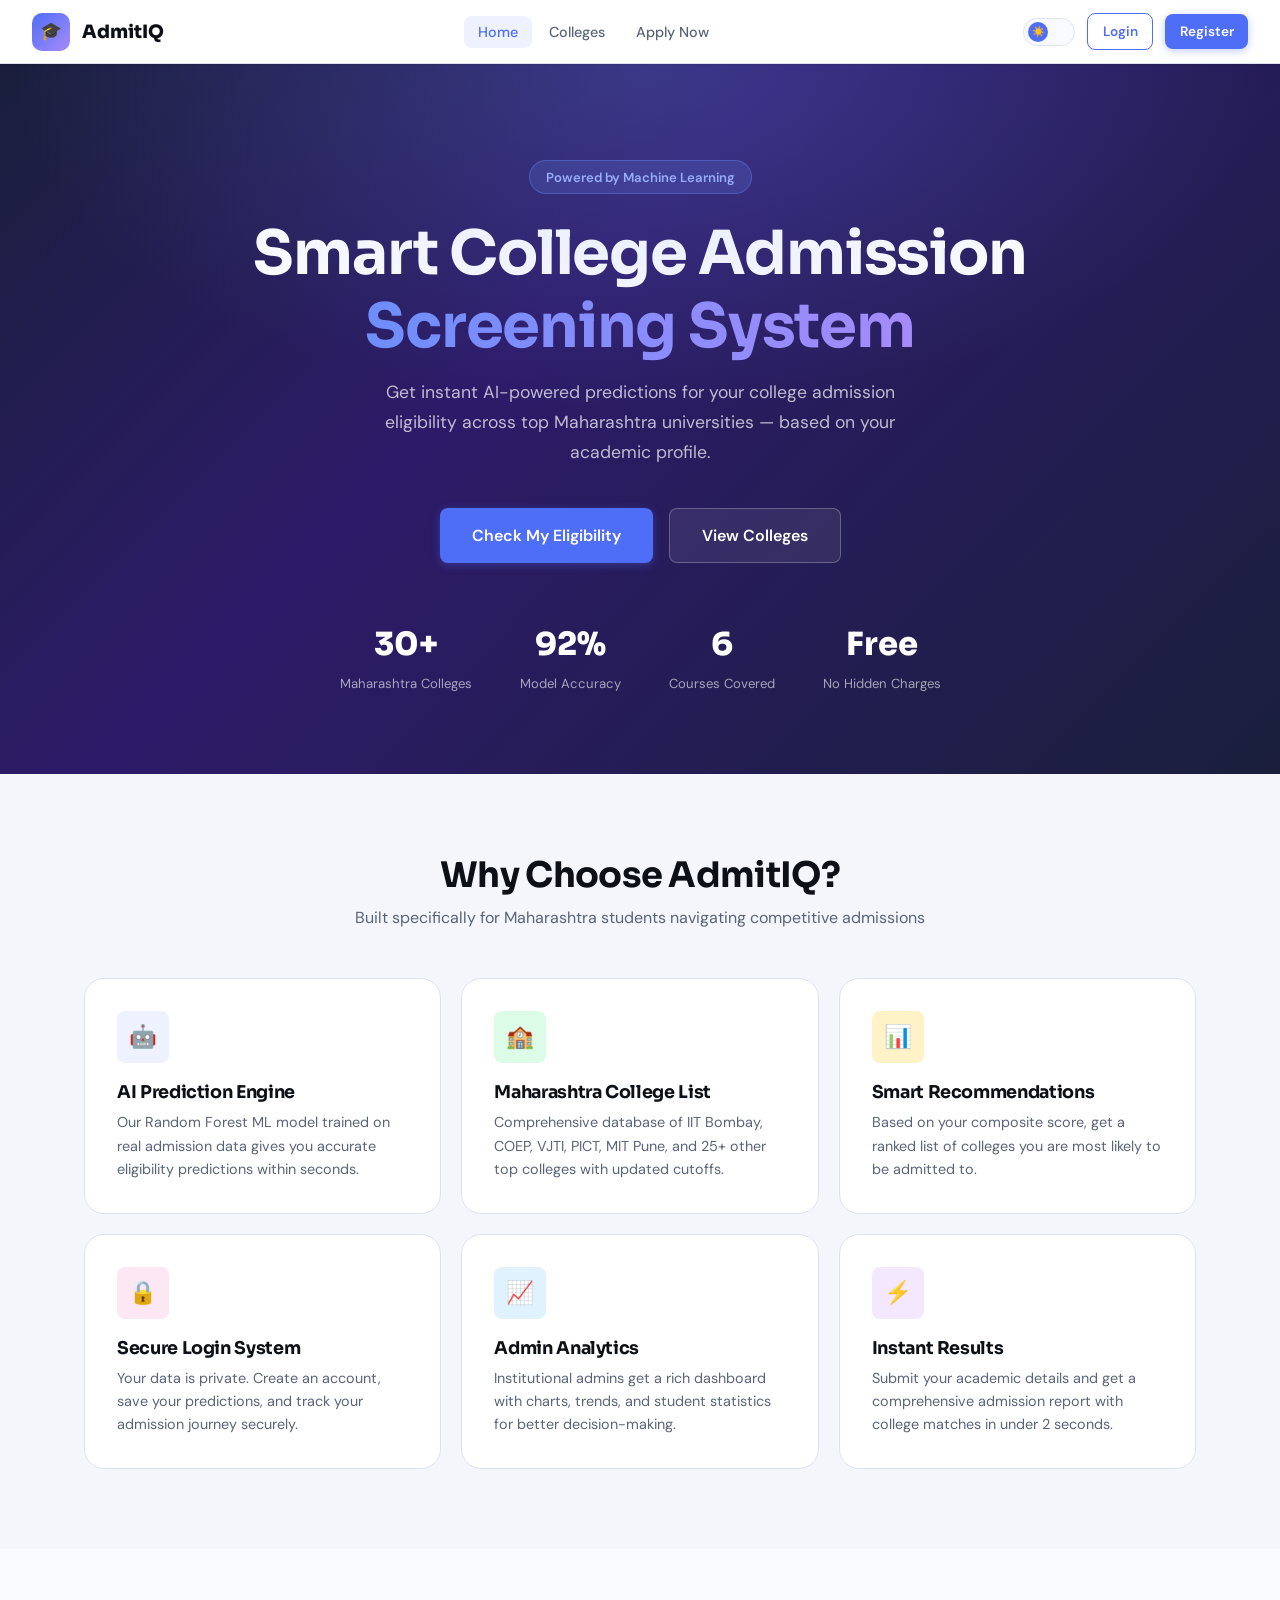
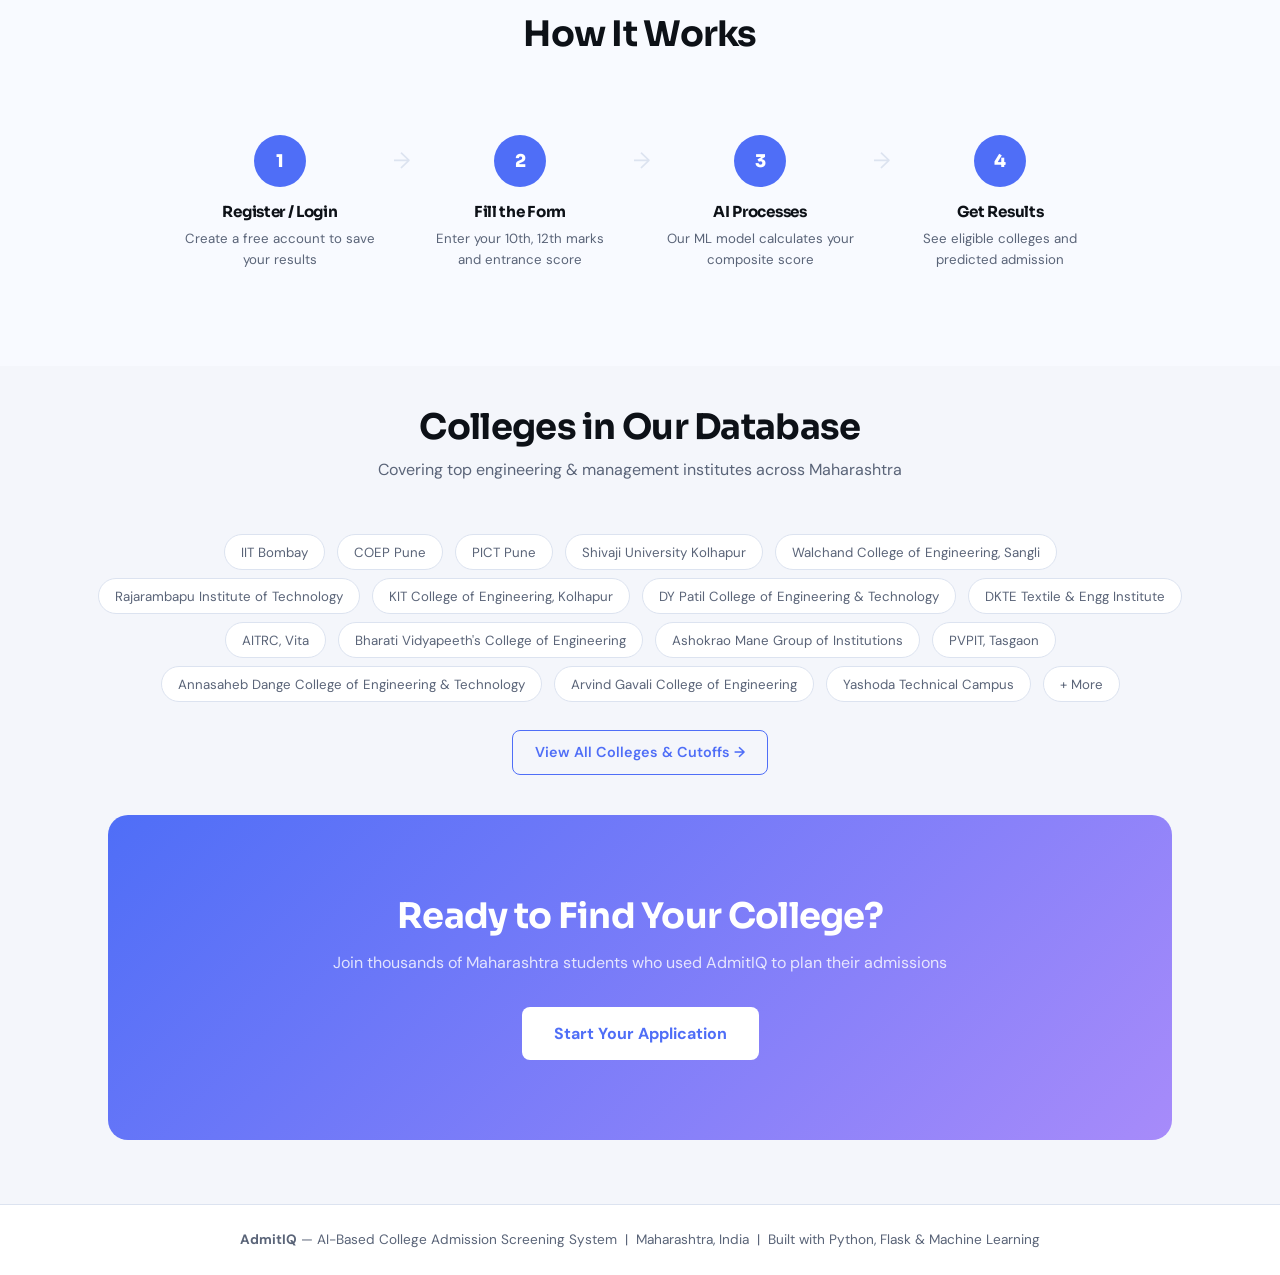
<file: frontend/index.html>
<!DOCTYPE html>
<html lang="en">
<head>
  <meta charset="UTF-8">
  <meta name="viewport" content="width=device-width, initial-scale=1.0">
  <title>AdmitIQ — AI College Admission System</title>
  <link rel="stylesheet" href="style.css">
  <style>
    /* ── Hero ────────────────────────────────────────────────── */
    .hero {
      background: linear-gradient(135deg, #1a1f3c 0%, #2d1b69 40%, #1a1f3c 100%);
      color: #fff;
      padding: 6rem 1.5rem 5rem;
      text-align: center;
      position: relative;
      overflow: hidden;
    }
    .hero::before {
      content: '';
      position: absolute; inset: 0;
      background: radial-gradient(ellipse 70% 70% at 50% 0%, rgba(110,142,251,.25) 0%, transparent 70%);
    }
    .hero-tag {
      display: inline-flex; align-items: center; gap: .5rem;
      background: rgba(110,142,251,.18);
      border: 1px solid rgba(110,142,251,.35);
      border-radius: 99px;
      padding: .35rem 1rem;
      font-size: .82rem; font-weight: 600; color: #a0b4fc;
      margin-bottom: 1.5rem;
    }
    .hero h1 {
      font-size: clamp(2.2rem, 5vw, 3.8rem);
      color: #fff;
      max-width: 820px;
      margin: 0 auto .9rem;
    }
    .hero h1 span {
      background: linear-gradient(90deg, #6e8efb, #a78bfa);
      -webkit-background-clip: text;
      -webkit-text-fill-color: transparent;
    }
    .hero p {
      font-size: 1.1rem; color: rgba(255,255,255,.7);
      max-width: 560px; margin: 0 auto 2.5rem; line-height: 1.7;
    }
    .hero-actions { display: flex; justify-content: center; gap: 1rem; flex-wrap: wrap; }
    .hero-actions .btn-hero-outline {
      background: rgba(255,255,255,.08);
      border: 1.5px solid rgba(255,255,255,.25);
      color: #fff;
      padding: .85rem 2rem;
      border-radius: var(--radius-sm);
      font-size: 1rem; font-weight: 600;
      cursor: pointer; text-decoration: none;
      transition: all .2s;
    }
    .hero-actions .btn-hero-outline:hover { background: rgba(255,255,255,.15); }

    .hero-stats {
      display: flex;
      justify-content: center;
      gap: 3rem;
      margin-top: 3.5rem;
      flex-wrap: wrap;
    }
    .hero-stat { text-align: center; }
    .hero-stat .val {
      font-family: 'Sora', sans-serif;
      font-size: 2rem; font-weight: 800; color: #fff;
    }
    .hero-stat .lbl { font-size: .82rem; color: rgba(255,255,255,.6); margin-top: .2rem; }

    /* ── Features ────────────────────────────────────────────── */
    .features { padding: 5rem 0; }
    .section-title { text-align: center; margin-bottom: 3rem; }
    .section-title h2 { font-size: clamp(1.6rem, 3vw, 2.2rem); }
    .section-title p { color: var(--text-muted); margin-top: .5rem; }

    .feature-card {
      background: var(--bg-card);
      border: 1px solid var(--border);
      border-radius: var(--radius-lg);
      padding: 2rem;
      transition: transform .2s, box-shadow .2s;
    }
    .feature-card:hover { transform: translateY(-4px); box-shadow: var(--shadow); }
    .feature-icon {
      width: 52px; height: 52px;
      border-radius: var(--radius-sm);
      display: flex; align-items: center; justify-content: center;
      font-size: 1.4rem; margin-bottom: 1.2rem;
    }
    .feature-card h3 { font-size: 1.1rem; margin-bottom: .5rem; }
    .feature-card p  { font-size: .9rem; color: var(--text-muted); line-height: 1.6; }

    /* ── How it works ─────────────────────────────────────────── */
    .steps { padding: 4rem 0; background: var(--bg-input); }
    .step-list {
      display: flex; gap: 0;
      counter-reset: steps;
      flex-wrap: wrap; justify-content: center;
    }
    .step {
      flex: 1; min-width: 200px; max-width: 240px;
      text-align: center; padding: 2rem 1.5rem;
      position: relative;
    }
    .step:not(:last-child)::after {
      content: '→';
      position: absolute; right: -10px; top: 2.5rem;
      font-size: 1.4rem; color: var(--border);
    }
    .step-num {
      width: 52px; height: 52px;
      background: var(--primary);
      border-radius: 50%;
      display: flex; align-items: center; justify-content: center;
      font-family: 'Sora', sans-serif; font-weight: 800; font-size: 1.1rem;
      color: #fff; margin: 0 auto 1rem;
    }
    .step h4 { font-size: .95rem; margin-bottom: .4rem; }
    .step p  { font-size: .83rem; color: var(--text-muted); }

    /* ── Colleges preview ─────────────────────────────────────── */
    .college-chip {
      display: inline-flex; align-items: center; gap: .5rem;
      background: var(--bg-card); border: 1px solid var(--border);
      border-radius: 99px; padding: .4rem 1rem; font-size: .83rem;
      color: var(--text-muted); margin: .25rem;
    }

    /* ── CTA ──────────────────────────────────────────────────── */
    .cta-section {
      background: linear-gradient(135deg, var(--primary), #a78bfa);
      color: #fff; text-align: center;
      padding: 5rem 1.5rem; border-radius: var(--radius-lg);
      margin: 0 1.5rem 4rem;
    }
    .cta-section h2 { font-size: clamp(1.6rem, 3vw, 2.2rem); color: #fff; margin-bottom: .8rem; }
    .cta-section p  { color: rgba(255,255,255,.8); margin-bottom: 2rem; }
  </style>
</head>
<body>

<nav class="navbar" id="main-navbar"></nav>

<!-- ── Hero ──────────────────────────────────────────────────────── -->
<section class="hero">
  <div class="hero-tag"> Powered by Machine Learning</div>
  <h1>Smart College Admission<br><span>Screening System</span></h1>
  <p>Get instant AI-powered predictions for your college admission eligibility across top Maharashtra universities — based on your academic profile.</p>
  <div class="hero-actions">
    <a href="form.html"     class="btn btn-primary btn-lg"> Check My Eligibility</a>
    <a href="colleges.html" class="btn-hero-outline"> View Colleges</a>
  </div>
  <div class="hero-stats">
    <div class="hero-stat"><div class="val">30+</div><div class="lbl">Maharashtra Colleges</div></div>
    <div class="hero-stat"><div class="val">92%</div><div class="lbl">Model Accuracy</div></div>
    <div class="hero-stat"><div class="val">6</div><div class="lbl">Courses Covered</div></div>
    <div class="hero-stat"><div class="val">Free</div><div class="lbl">No Hidden Charges</div></div>
  </div>
</section>

<!-- ── Features ──────────────────────────────────────────────────── -->
<section class="features">
  <div class="container">
    <div class="section-title">
      <h2>Why Choose AdmitIQ?</h2>
      <p>Built specifically for Maharashtra students navigating competitive admissions</p>
    </div>
    <div class="grid-3">
      <div class="feature-card">
        <div class="feature-icon" style="background:#eef1fe">🤖</div>
        <h3>AI Prediction Engine</h3>
        <p>Our Random Forest ML model trained on real admission data gives you accurate eligibility predictions within seconds.</p>
      </div>
      <div class="feature-card">
        <div class="feature-icon" style="background:#dcfce7">🏫</div>
        <h3>Maharashtra College List</h3>
        <p>Comprehensive database of IIT Bombay, COEP, VJTI, PICT, MIT Pune, and 25+ other top colleges with updated cutoffs.</p>
      </div>
      <div class="feature-card">
        <div class="feature-icon" style="background:#fef3c7">📊</div>
        <h3>Smart Recommendations</h3>
        <p>Based on your composite score, get a ranked list of colleges you are most likely to be admitted to.</p>
      </div>
      <div class="feature-card">
        <div class="feature-icon" style="background:#fce7f3">🔒</div>
        <h3>Secure Login System</h3>
        <p>Your data is private. Create an account, save your predictions, and track your admission journey securely.</p>
      </div>
      <div class="feature-card">
        <div class="feature-icon" style="background:#e0f2fe">📈</div>
        <h3>Admin Analytics</h3>
        <p>Institutional admins get a rich dashboard with charts, trends, and student statistics for better decision-making.</p>
      </div>
      <div class="feature-card">
        <div class="feature-icon" style="background:#f3e8ff">⚡</div>
        <h3>Instant Results</h3>
        <p>Submit your academic details and get a comprehensive admission report with college matches in under 2 seconds.</p>
      </div>
    </div>
  </div>
</section>

<!-- ── How It Works ───────────────────────────────────────────────── -->
<section class="steps">
  <div class="container">
    <div class="section-title"><h2>How It Works</h2></div>
    <div class="step-list">
      <div class="step">
        <div class="step-num">1</div>
        <h4>Register / Login</h4>
        <p>Create a free account to save your results</p>
      </div>
      <div class="step">
        <div class="step-num">2</div>
        <h4>Fill the Form</h4>
        <p>Enter your 10th, 12th marks and entrance score</p>
      </div>
      <div class="step">
        <div class="step-num">3</div>
        <h4>AI Processes</h4>
        <p>Our ML model calculates your composite score</p>
      </div>
      <div class="step">
        <div class="step-num">4</div>
        <h4>Get Results</h4>
        <p>See eligible colleges and predicted admission</p>
      </div>
    </div>
  </div>
</section>

<!-- ── Top Colleges Preview ───────────────────────────────────────── -->
<section class="section">
  <div class="container">
    <div class="section-title">
      <h2>Colleges in Our Database</h2>
      <p>Covering top engineering &amp; management institutes across Maharashtra</p>
    </div>
    <div class="text-center">
      <span class="college-chip"> IIT Bombay</span>
      <span class="college-chip"> COEP Pune</span>
      <span class="college-chip"> PICT Pune</span>
      <span class="college-chip"> Shivaji University Kolhapur</span>
      <span class="college-chip"> Walchand College of Engineering, Sangli</span>
      <!-- FIX: removed typo "Rajarambapu Institute of Technologyr" -->
      <span class="college-chip"> Rajarambapu Institute of Technology</span>
      <span class="college-chip"> KIT College of Engineering, Kolhapur</span>
      <span class="college-chip"> DY Patil College of Engineering & Technology</span>
      <span class="college-chip"> DKTE Textile & Engg Institute</span>
      <span class="college-chip"> AITRC, Vita</span>
      <span class="college-chip"> Bharati Vidyapeeth's College of Engineering</span>
      <span class="college-chip"> Ashokrao Mane Group of Institutions</span>
      <span class="college-chip"> PVPIT, Tasgaon</span>
      <span class="college-chip"> Annasaheb Dange College of Engineering & Technology</span>
      <span class="college-chip"> Arvind Gavali College of Engineering</span>
      <span class="college-chip"> Yashoda Technical Campus</span>
      <span class="college-chip"> + More</span>
    </div>
    <div class="text-center mt-3">
      <a href="colleges.html" class="btn btn-outline">View All Colleges & Cutoffs →</a>
    </div>
  </div>
</section>

<!-- ── CTA ────────────────────────────────────────────────────────── -->
<div class="container">
  <div class="cta-section">
    <h2>Ready to Find Your College?</h2>
    <p>Join thousands of Maharashtra students who used AdmitIQ to plan their admissions</p>
    <a href="form.html" class="btn btn-lg" style="background:#fff;color:var(--primary);font-weight:700">
       Start Your Application
    </a>
  </div>
</div>

<footer>
  <strong>AdmitIQ</strong> — AI-Based College Admission Screening System &nbsp;|&nbsp;
  Maharashtra, India &nbsp;|&nbsp; Built with Python, Flask &amp; Machine Learning
</footer>

<script src="app.js"></script>
</body>
</html>
</file>
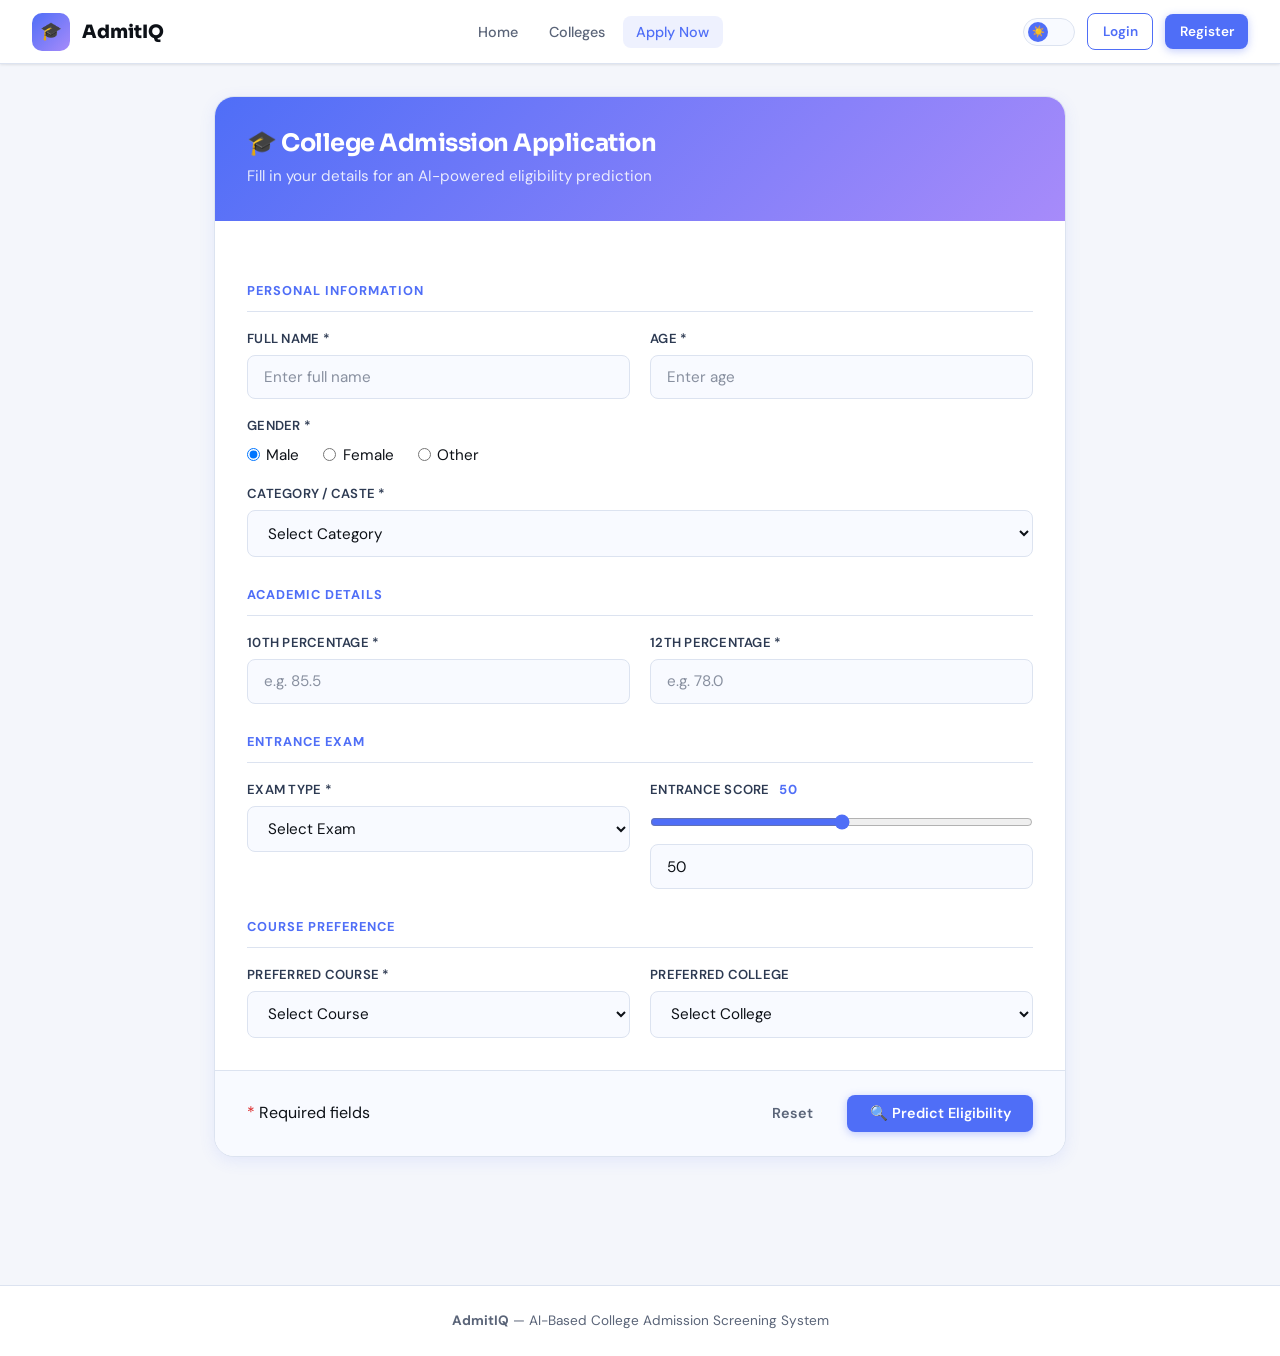
<file: frontend/form.html>
<!DOCTYPE html>
<html lang="en">
<head>
  <meta charset="UTF-8">
  <meta name="viewport" content="width=device-width, initial-scale=1.0">
  <title>Admission Form — AdmitIQ</title>
  <link rel="stylesheet" href="style.css">
  <style>
    .form-wrapper  { max-width: 900px; margin: 2rem auto; padding: 0 1.5rem 4rem; }

    .form-card         { background: var(--bg-card); border: 1px solid var(--border);
                         border-radius: var(--radius-lg); overflow: hidden; box-shadow: var(--shadow); }
    .form-card-header  { background: linear-gradient(135deg, var(--primary), #a78bfa);
                         color: #fff; padding: 2rem; }
    .form-card-header h2 { margin-bottom: .4rem; }
    .form-card-header p  { opacity: .85; font-size: .95rem; }

    .form-body        { padding: 2rem; }

    .section-divider {
      font-size: .8rem; font-weight: 700; color: var(--primary);
      margin: 1.75rem 0 1rem; padding-bottom: .6rem;
      border-bottom: 1px solid var(--border);
      text-transform: uppercase; letter-spacing: 1px;
    }

    .gender-group { display: flex; gap: 1.5rem; flex-wrap: wrap; }
    .gender-group label {
      display: flex; align-items: center; gap: .4rem;
      cursor: pointer; font-size: .95rem;
    }

    input[type="range"] { width: 100%; margin-top: .5rem; accent-color: var(--primary); }

    .score-preview {
      background: var(--primary-light);
      border: 1px solid var(--border-focus);
      padding: 1.2rem 1.4rem;
      border-radius: var(--radius-sm);
      margin-top: 1.25rem;
      display: none;
    }
    .score-preview.show { display: block; }
    .score-val { font-size: 2rem; font-weight: 800; color: var(--primary); }

    .seat-box {
      background: var(--bg-input); border: 1px solid var(--border);
      padding: 1.25rem; border-radius: var(--radius-sm);
      margin-top: 1.25rem; display: none;
    }
    .seat-box h3 { margin-bottom: .75rem; color: var(--primary); font-size: .95rem; }

    .form-footer {
      padding: 1.5rem 2rem;
      border-top: 1px solid var(--border);
      display: flex; justify-content: space-between; align-items: center;
      flex-wrap: wrap; gap: 1rem;
      background: var(--bg-input);
    }

    .submit-error {
      width: 100%;
      padding: .85rem 1rem;
      border-radius: var(--radius-sm);
      background: var(--danger-bg);
      color: var(--danger);
      border: 1px solid currentColor;
      font-size: .9rem;
      display: none;
    }
    .submit-error.show { display: block; }
  </style>
</head>

<body>

<nav class="navbar" id="main-navbar"></nav>

<div class="form-wrapper">
  <div class="form-card">

    <div class="form-card-header">
      <h2>🎓 College Admission Application</h2>
      <p>Fill in your details for an AI-powered eligibility prediction</p>
    </div>

    <!-- FIX: real submit handler; no alert() -->
    <form id="admission-form" onsubmit="submitForm(event)" novalidate>

      <div class="form-body">

        <!-- ── Personal Information ── -->
        <div class="section-divider">Personal Information</div>

        <div class="grid-2">
          <div class="form-group">
            <label class="form-label">Full Name *</label>
            <input type="text" id="f-name" class="form-control"
                   placeholder="Enter full name" required>
            <span class="form-error" id="err-name"></span>
          </div>
          <div class="form-group">
            <label class="form-label">Age *</label>
            <input type="number" id="f-age" class="form-control"
                   placeholder="Enter age" min="15" max="30" required>
            <span class="form-error" id="err-age"></span>
          </div>
        </div>

        <div class="form-group mt-2">
          <label class="form-label">Gender *</label>
          <div class="gender-group">
            <label><input type="radio" name="gender" value="Male"   checked> Male</label>
            <label><input type="radio" name="gender" value="Female">         Female</label>
            <label><input type="radio" name="gender" value="Other">          Other</label>
          </div>
        </div>
        <!-- Category / Caste -->
        <div class="form-group mt-2">
          <label class="form-label">Category / Caste *</label>

          <select id="f-category"
              class="form-control"
              onchange="showSeatAllocation()"
              required>

          <option value="">Select Category</option>

           <option value="OPEN">OPEN</option>
           <option value="OBC">OBC</option>
           <option value="SC">SC</option>
           <option value="ST">ST</option>
           <option value="EWS">EWS</option>
           <option value="NT">NT</option>
           <option value="VJ">VJ</option>
           <option value="SBC">SBC</option>

          </select>

          <span class="form-error" id="err-category"></span>
        </div>

        <!-- ── Academic Details ── -->
        <div class="section-divider">Academic Details</div>

        <div class="grid-2">
          <div class="form-group">
            <label class="form-label">10th Percentage *</label>
            <input type="number" id="f-marks10" class="form-control"
                   placeholder="e.g. 85.5" min="0" max="100" step="0.01"
                   oninput="calcPreview()" required>
            <span class="form-error" id="err-marks10"></span>
          </div>
          <div class="form-group">
            <label class="form-label">12th Percentage *</label>
            <input type="number" id="f-marks12" class="form-control"
                   placeholder="e.g. 78.0" min="0" max="100" step="0.01"
                   oninput="calcPreview()" required>
            <span class="form-error" id="err-marks12"></span>
          </div>
        </div>

        <!-- ── Entrance Exam ── -->
        <div class="section-divider">Entrance Exam</div>

        <div class="grid-2">
          <div class="form-group">
            <label class="form-label">Exam Type *</label>
            <select id="f-exam" class="form-control" required>
              <option value="">Select Exam</option>
              <option value="CET">MHT-CET</option>
              <option value="JEE">JEE</option>
            </select>
            <span class="form-error" id="err-exam"></span>
          </div>

          <div class="form-group">
            <label class="form-label">
              Entrance Score &nbsp;
              <span id="entrance-display" style="color:var(--primary);font-weight:700">50</span>
            </label>
            <input type="range" id="f-range" min="0" max="100" value="50"
                   oninput="syncScore(this.value)">
            <input type="number" id="f-score" class="form-control mt-1"
                   value="50" min="0" max="100" step="0.01"
                   oninput="syncInput(this.value)" required>
            <span class="form-error" id="err-score"></span>
          </div>
        </div>

        <!-- Live composite preview -->
        <div class="score-preview" id="score-preview">
          <div style="font-size:.85rem;color:var(--primary);font-weight:600;margin-bottom:.25rem">
            Estimated Composite Score
          </div>
          <div class="score-val" id="preview-score">0</div>
          <div class="progress-bar" style="margin-top:.6rem">
            <div class="progress-fill" id="preview-bar" style="width:0%"></div>
          </div>
          <div class="mt-1" id="preview-label" style="font-size:.85rem;color:var(--text-muted)"></div>
        </div>

        <!-- ── Course Preference ── -->
        <div class="section-divider">Course Preference</div>

        <div class="grid-2">
          <div class="form-group">
            <label class="form-label" for="f-course">Preferred Course *</label>
            <select id="f-course" class="form-control" onchange="showSeatAllocation()" required>
              <option value="">Select Course</option>
              <option value="Computer Science">Computer Science</option>
              <option value="Artificial Intelligence and Machine Learning">AI & Machine Learning</option>
              <option value="Electronics">Electronics</option>
              <option value="Mechanical">Mechanical</option>
              <option value="Civil">Civil</option>
              <option value="IT">IT</option>
              <option value="Biotechnology">Biotechnology</option>
              <option value="MBA">MBA</option>
            </select>
            <span class="form-error" id="err-course"></span>
          </div>

          <div class="form-group">
            <label class="form-label">Preferred College</label>
            <select id="f-college" class="form-control" onchange="showSeatAllocation()">
              <option value="">Select College </option>
              <option value="IIT Bombay">IIT Bombay</option>
              <option value="COEP Pune">COEP Pune</option>
              <option value="PICT Pune">PICT Pune</option>
              <option value="Shivaji University Kolhapur">Shivaji University Kolhapur</option>
              <option value="Walchand College of Engineering, Sangli">Walchand College of Engineering, Sangli</option>
              <option value="Rajarambapu Institute of Technology">Rajarambapu Institute of Technology</option>
              <option value="KIT College of Engineering, Kolhapur">KIT College of Engineering, Kolhapur</option>
              <option value="D Y Patil College of Engineering and Technology">DY Patil College of Engg &amp; Tech</option>
              <option value="D.K.T.E. Society's Textile and Engineering Institute">DKTE Textile &amp; Engg Institute</option>
              <option value="AITRC, Vita">AITRC, Vita</option>
              <option value="Bharati Vidyapeeth's College of Engineering">Bharati Vidyapeeth's College of Engg</option>
              <option value="Ashokrao Mane Group of Institutions">Ashokrao Mane Group of Institutions</option>
              <option value="PVPIT, Tasgaon">PVPIT, Tasgaon</option>
              <option value="Annasaheb Dange College of Engineering and Technology">Annasaheb Dange COET</option>
              <option value="Arvind Gavali College of Engineering">Arvind Gavali College of Engineering</option>
              <option value="Yashoda Technical Campus">Yashoda Technical Campus</option>
              <option value="Dadasaheb Mokashi College of Food Technology">Dadasaheb Mokashi College</option>
              <option value="Other">Other</option>
            </select>
          </div>
        </div>

        <!-- Seat allocation table -->
        <div class="seat-box" id="seat-box">
          <h3>Category-wise Seat Allocation</h3>
          <div class="table-wrapper">
            <table>
              <thead>
                <tr><th>Category</th><th>Seats</th></tr>
              </thead>
              <tbody id="seat-data"></tbody>
            </table>
          </div>
        </div>

      </div><!-- /form-body -->

      <div class="form-footer">
        <div><span style="color:var(--danger)">*</span> Required fields</div>
        <div class="submit-error" id="submit-error"></div>
        <div style="display:flex;gap:.75rem">
          <button type="reset" class="btn btn-ghost" onclick="resetForm()">Reset</button>
          <button type="submit" class="btn btn-primary" id="submit-btn">
            🔍 Predict Eligibility
          </button>
        </div>
      </div>

    </form>
  </div>
</div>

<footer>
  <strong>AdmitIQ</strong> — AI-Based College Admission Screening System
</footer>

<script src="app.js"></script>
<script>
// ── Slider / number sync ──────────────────────────────────────────────────────
function syncScore(val) {
  document.getElementById("f-score").value = val;
  document.getElementById("entrance-display").textContent = val;
  calcPreview();
}

function syncInput(val) {
  val = Math.max(0, Math.min(100, parseFloat(val) || 0));
  document.getElementById("f-range").value = val;
  document.getElementById("f-score").value = val;
  document.getElementById("entrance-display").textContent = val;
  calcPreview();
}

// ── Live composite score preview ──────────────────────────────────────────────
function calcPreview() {
  const m10   = parseFloat(document.getElementById("f-marks10").value) || 0;
  const m12   = parseFloat(document.getElementById("f-marks12").value) || 0;
  const score = parseFloat(document.getElementById("f-score").value)   || 0;

  if (m10 > 0 && m12 > 0) {
    const finalScore = ((m10 * 0.25) + (m12 * 0.40) + (score * 0.35)).toFixed(2);
    document.getElementById("score-preview").classList.add("show");
    document.getElementById("preview-score").textContent = finalScore;
    document.getElementById("preview-bar").style.width   = Math.min(finalScore, 100) + "%";

    const label =
      finalScore >= 85 ? "🟢 Excellent — High Admission Chances" :
      finalScore >= 75 ? "🟡 Good — Moderate Chances"           :
      finalScore >= 60 ? "🟠 Average — Possible Admission"      :
                         "🔴 Low Score — Improve Entrance Score";
    document.getElementById("preview-label").textContent = label;
  }
}

// ── Seat allocation table ─────────────────────────────────────────────────────
const seatAllocation = {
  "IIT Bombay":                  { "Computer Science":{OPEN:80,EWS:20,OBC:45,SC:25,ST:12}, "Civil":{OPEN:45,EWS:12,OBC:25,SC:15,ST:8}, "Mechanical":{OPEN:70,EWS:18,OBC:40,SC:22,ST:12}, "Artificial Intelligence and Machine Learning":{OPEN:50,EWS:15,OBC:30,SC:18,ST:8} },
  "COEP Pune":                   { "Computer Science":{OPEN:60,EWS:15,OBC:35,SC:20,ST:10}, "Civil":{OPEN:20,EWS:10,OBC:25,SC:20,ST:6},  "Mechanical":{OPEN:40,EWS:10,OBC:30,SC:10,ST:10},"Artificial Intelligence and Machine Learning":{OPEN:40,EWS:10,OBC:20,SC:10,ST:5} },
  "PICT Pune":                   { "Computer Science":{OPEN:55,EWS:15,OBC:30,SC:18,ST:8},  "IT":{OPEN:45,EWS:12,OBC:24,SC:14,ST:6},    "Artificial Intelligence and Machine Learning":{OPEN:45,EWS:12,OBC:25,SC:15,ST:6} },
  "Shivaji University Kolhapur": { "Computer Science":{OPEN:35,EWS:10,OBC:18,SC:10,ST:5},  "Civil":{OPEN:25,EWS:6,OBC:12,SC:8,ST:4},   "Mechanical":{OPEN:32,EWS:8,OBC:16,SC:10,ST:5} },
  "Walchand College of Engineering, Sangli": { "Computer Science":{OPEN:40,EWS:10,OBC:20,SC:12,ST:6},  "Civil":{OPEN:30,EWS:8,OBC:15,SC:10,ST:5},  "Mechanical":{OPEN:35,EWS:9,OBC:18,SC:12,ST:6} },
  "Rajarambapu Institute of Technology": { "Computer Science":{OPEN:30,EWS:8,OBC:15,SC:10,ST:5},  "Civil":{OPEN:25,EWS:6,OBC:12,SC:8,ST:4},   "Mechanical":{OPEN:28,EWS:7,OBC:16,SC:10,ST:5} },
  "KIT College of Engineering, Kolhapur": { "Computer Science":{OPEN:25,EWS:6,OBC:12,SC:8,ST:4},   "Civil":{OPEN:20,EWS:5,OBC:10,SC:6,ST:3},   "Mechanical":{OPEN:22,EWS:5,OBC:14,SC:8,ST:4} },
  "D Y Patil College of Engineering and Technology": { "Computer Science":{OPEN:20,EWS:5,OBC:10,SC:8,ST:4},   "Civil":{OPEN:15,EWS:4,OBC:8,SC:6,ST:3},    "Mechanical":{OPEN:18,EWS:4,OBC:12,SC:8,ST:4} },
  "D.K.T.E. Society's Textile and Engineering Institute": { "Computer Science":{OPEN:18,EWS:4,OBC:8,SC:6,ST:3},    "Civil":{OPEN:12,EWS:3,OBC:6,SC:4,ST:2},     "Mechanical":{OPEN:15,EWS:3,OBC:10,SC:6,ST:3} },
  "AITRC, Vita":                 { "Computer Science":{OPEN:15,EWS:3,OBC:6,SC:4,ST:2},     "Civil":{OPEN:10,EWS:2,OBC:4,SC:3,ST:1},     "Mechanical":{OPEN:12,EWS:2,OBC:8,SC:4,ST:3} },
  "Bharati Vidyapeeth's College of Engineering": { "Computer Science":{OPEN:25,EWS:6,OBC:12,SC:8,ST:4},   "Civil":{OPEN:18,EWS:4,OBC:8,SC:6,ST:3},    "Mechanical":{OPEN:20,EWS:5,OBC:10,SC:8,ST:4} },
  "Ashokrao Mane Group of Institutions": { "Computer Science":{OPEN:10,EWS:2,OBC:4,SC:3,ST:1},     "Civil":{OPEN:8,EWS:2,OBC:3,SC:2,ST:1},      "Mechanical":{OPEN:10,EWS:2,OBC:5,SC:3,ST:2} },
  "PVPIT, Tasgaon":              { "Computer Science":{OPEN:12,EWS:3,OBC:5,SC:3,ST:2},     "Civil":{OPEN:10,EWS:2,OBC:4,SC:2,ST:1},     "Mechanical":{OPEN:15,EWS:3,OBC:8,SC:4,ST:3} },
  "Annasaheb Dange College of Engineering and Technology": { "Computer Science":{OPEN:8,EWS:2,OBC:4,SC:3,ST:1},      "Civil":{OPEN:6,EWS:1,OBC:3,SC:2,ST:1},       "Mechanical":{OPEN:10,EWS:2,OBC:5,SC:3,ST:2} },
  "Arvind Gavali College of Engineering": { "Computer Science":{OPEN:10,EWS:2,OBC:4,SC:3,ST:1},     "Civil":{OPEN:8,EWS:2,OBC:3,SC:2,ST:1},      "Mechanical":{OPEN:12,EWS:3,OBC:6,SC:4,ST:2} },
  "Yashoda Technical Campus":    { "Computer Science":{OPEN:8,EWS:2,OBC:3,SC:2,ST:1},      "Civil":{OPEN:6,EWS:1,OBC:2,SC:2,ST:1},      "Mechanical":{OPEN:10,EWS:2,OBC:5,SC:3,ST:2} },
  "Dadasaheb Mokashi College of Food Technology": { "Computer Science":{OPEN:5,EWS:1,OBC:2,SC:1,ST:1},       "Civil":{OPEN:3,EWS:1,OBC:1,SC:1,ST:0},       "Mechanical":{OPEN:5,EWS:1,OBC:3,SC:2,ST:1} },
  "Other":                       { "Computer Science":{OPEN:30,EWS:8,OBC:15,SC:8,ST:4},    "Civil":{OPEN:20,EWS:5,OBC:10,SC:6,ST:3},   "Mechanical":{OPEN:28,EWS:6,OBC:15,SC:8,ST:4} }
};

function showSeatAllocation() {
  const college = document.getElementById("f-college").value;
  const course  = document.getElementById("f-course").value;
  const seatBox  = document.getElementById("seat-box");
  const seatData = document.getElementById("seat-data");

  seatData.innerHTML = "";

  if (college && course && seatAllocation[college] && seatAllocation[college][course]) {
    const data = seatAllocation[college][course];
    for (const cat in data) {
      seatData.innerHTML += `<tr><td>${cat}</td><td>${data[cat]}</td></tr>`;
    }
    seatBox.style.display = "block";
  } else {
    seatBox.style.display = "none";
  }
}

// ── Reset ─────────────────────────────────────────────────────────────────────
function resetForm() {
  document.getElementById("score-preview").classList.remove("show");
  document.getElementById("seat-box").style.display = "none";
  document.getElementById("entrance-display").textContent = "50";
  document.getElementById("f-range").value = "50";
  clearAllErrors();
}

// ── Form validation ───────────────────────────────────────────────────────────
function validateForm() {
  clearAllErrors();
  let valid = true;

  const name   = document.getElementById("f-name").value.trim();
  const age    = parseInt(document.getElementById("f-age").value);
  const m10    = parseFloat(document.getElementById("f-marks10").value);
  const m12    = parseFloat(document.getElementById("f-marks12").value);
  const exam   = document.getElementById("f-exam").value;
  const course = document.getElementById("f-course").value;

  if (!name)                 { showError("err-name",    "Full name is required");       valid = false; }
  if (!age || age < 15)      { showError("err-age",     "Valid age required (15–30)");  valid = false; }
  if (isNaN(m10) || m10 < 0 || m10 > 100) { showError("err-marks10", "Enter a valid 10th % (0–100)"); valid = false; }
  if (isNaN(m12) || m12 < 0 || m12 > 100) { showError("err-marks12", "Enter a valid 12th % (0–100)"); valid = false; }
  if (!exam)                 { showError("err-exam",    "Select an exam type");          valid = false; }
  if (!course)               { showError("err-course",  "Select a preferred course");    valid = false; }

  return valid;
}

// ── FIX: Real submit — calls /api/predict, stores result, redirects ──────────
async function submitForm(e) {
  e.preventDefault();
  if (!validateForm()) return;

  const name           = document.getElementById("f-name").value.trim();
  const age            = parseInt(document.getElementById("f-age").value);
  const gender         = document.querySelector('input[name="gender"]:checked').value;
  const marks_10       = parseFloat(document.getElementById("f-marks10").value);
  const marks_12       = parseFloat(document.getElementById("f-marks12").value);
  const entrance_score = parseFloat(document.getElementById("f-score").value);
  const preferred_course = document.getElementById("f-course").value;

  // Map "AI & Machine Learning" display value back to model value
  const courseMap = { "AI & Machine Learning": "Artificial Intelligence and Machine Learning" };
  const apiCourse = courseMap[preferred_course] || preferred_course;

  const btn = document.getElementById("submit-btn");
  btn.disabled = true;
  btn.innerHTML = '<span class="spinner" style="border-top-color:#fff"></span> Predicting…';
  document.getElementById("submit-error").classList.remove("show");

  try {
    const data = await apiPost("/predict", {
      name, age, gender,
      marks_10, marks_12, entrance_score,
      preferred_course: apiCourse
    });

    if (data.success) {
      // Save full result + input fields so result.html can display them
      sessionStorage.setItem("prediction_result", JSON.stringify({
        ...data,
        admitted: data.prediction === "Eligible",
        name, age, gender, marks_10, marks_12, entrance_score,
        preferred_course: apiCourse
      }));
      window.location.href = "result.html";
    } else {
      const errEl = document.getElementById("submit-error");
      errEl.textContent = "❌ " + (data.message || "Prediction failed. Please try again.");
      errEl.classList.add("show");
    }
  } catch {
    const errEl = document.getElementById("submit-error");
    errEl.textContent = "❌ Server error — make sure the backend is running.";
    errEl.classList.add("show");
  } finally {
    btn.disabled = false;
    btn.textContent = "🔍 Predict Eligibility";
  }
}
</script>
</body>
</html>
</file>
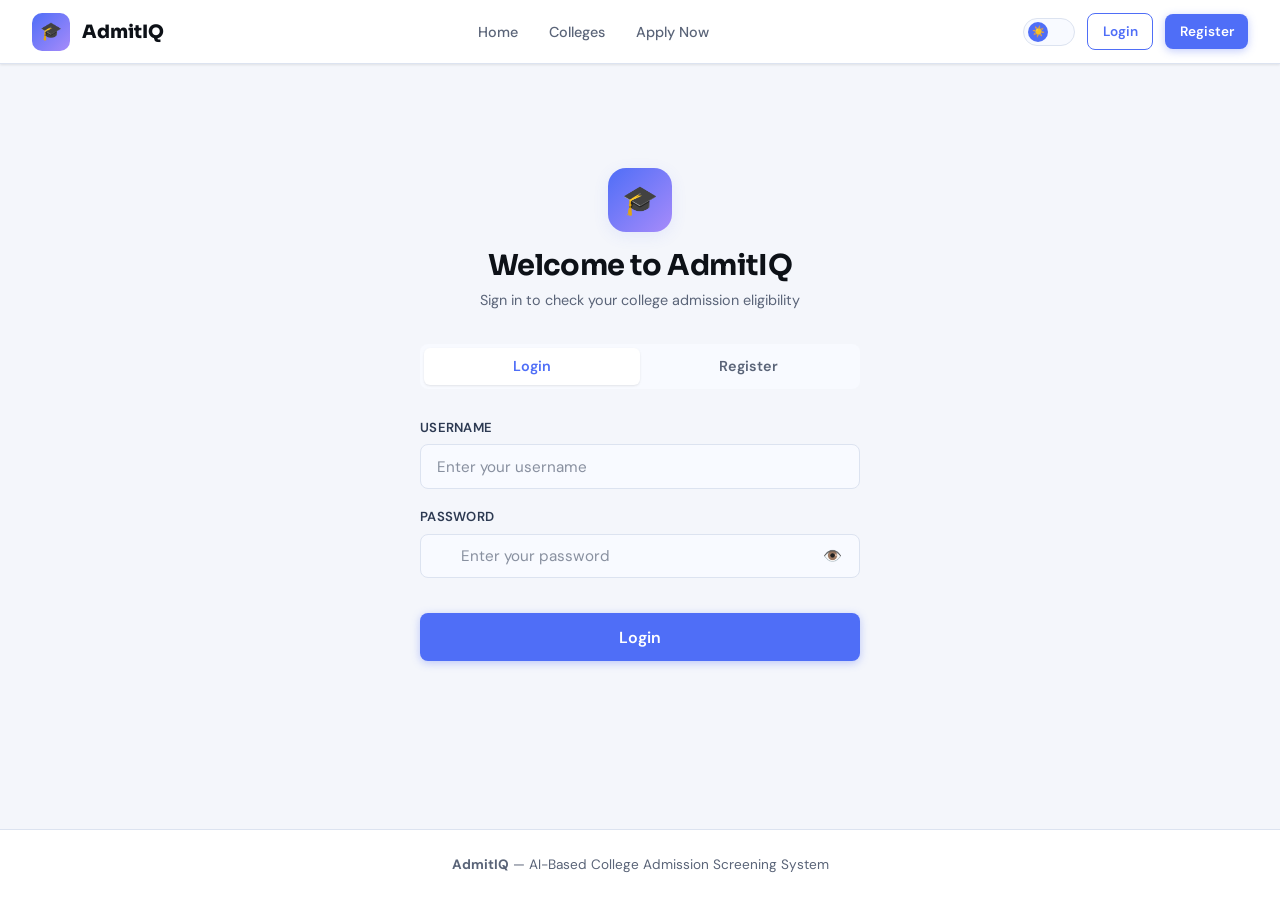
<file: frontend/login.html>
<!DOCTYPE html>
<html lang="en">
<head>
  <meta charset="UTF-8">
  <meta name="viewport" content="width=device-width, initial-scale=1.0">
  <title>Login / Register — AdmitIQ</title>
  <link rel="stylesheet" href="style.css">
  <style>
    body { display: flex; flex-direction: column; min-height: 100vh; }

    .auth-wrapper {
      flex: 1;
      display: flex; align-items: center; justify-content: center;
      padding: 2rem 1rem;
    }

    .auth-container { width: 100%; max-width: 440px; }

    .auth-header { text-align: center; margin-bottom: 2rem; }
    .auth-header .logo {
      width: 64px; height: 64px;
      background: linear-gradient(135deg, var(--primary), #a78bfa);
      border-radius: 18px;
      display: flex; align-items: center; justify-content: center;
      font-size: 1.8rem; margin: 0 auto 1rem;
      box-shadow: var(--shadow);
    }
    .auth-header h1 { font-size: 1.8rem; }
    .auth-header p  { color: var(--text-muted); font-size: .9rem; margin-top: .4rem; }

    .auth-tabs {
      display: flex;
      background: var(--bg-input);
      border-radius: var(--radius-sm);
      padding: 4px;
      margin-bottom: 1.75rem;
    }
    .tab-btn {
      flex: 1; padding: .6rem;
      border: none; background: transparent; cursor: pointer;
      font-family: 'DM Sans', sans-serif; font-weight: 600;
      font-size: .9rem; color: var(--text-muted);
      border-radius: calc(var(--radius-sm) - 2px);
      transition: all var(--transition);
    }
    .tab-btn.active {
      background: var(--bg-card);
      color: var(--primary);
      box-shadow: var(--shadow-sm);
    }

    .auth-form { display: none; }
    .auth-form.active { display: flex; flex-direction: column; gap: 1.1rem; }

    .demo-creds {
      background: var(--primary-light);
      border: 1px solid var(--border-focus);
      border-radius: var(--radius-sm);
      padding: .85rem 1rem;
      font-size: .83rem;
    }
    .demo-creds strong { color: var(--primary); }
    .demo-creds code {
      background: var(--bg-card); padding: .1rem .4rem;
      border-radius: 4px; font-size: .8rem;
    }
  </style>
</head>
<body>

<nav class="navbar" id="main-navbar"></nav>

<div class="auth-wrapper">
  <div class="auth-container">
    <div class="auth-header">
      <div class="logo">🎓</div>
      <h1>Welcome to AdmitIQ</h1>
      <p>Sign in to check your college admission eligibility</p>
    </div>

    <!-- Tabs -->
    <div class="auth-tabs">
      <button class="tab-btn active" onclick="switchTab('login')">Login</button>
      <button class="tab-btn"        onclick="switchTab('register')">Register</button>
    </div>

    <!-- ── Login Form ── -->
    <form class="auth-form active" id="login-form" onsubmit="handleLogin(event)" novalidate>

      <div class="form-group">
        <label class="form-label">Username</label>
        <input type="text" id="login-username" class="form-control"
               placeholder="Enter your username" autocomplete="username">
        <span class="form-error" id="err-login-username"></span>
      </div>

      <div class="form-group">
        <label class="form-label">Password</label>
        <div class="input-wrapper">
          <input type="password" id="login-password" class="form-control"
                 placeholder="Enter your password" autocomplete="current-password"
                 style="padding-right:2.8rem">
          <button type="button" class="pw-toggle"
                  onclick="togglePassword('login-password', this)"
                  title="Show/hide password">👁️</button>
        </div>
        <span class="form-error" id="err-login-password"></span>
      </div>

      <div id="login-alert"></div>

      <button type="submit" class="btn btn-primary w-full btn-lg" id="login-btn">
        Login
      </button>
    </form>

    <!-- ── Register Form ── -->
    <form class="auth-form" id="register-form" onsubmit="handleRegister(event)" novalidate>

      <div class="form-group">
        <label class="form-label">Username</label>
        <input type="text" id="reg-username" class="form-control"
               placeholder="Choose a username" autocomplete="username">
        <span class="form-error" id="err-reg-username"></span>
      </div>

      <div class="form-group">
        <label class="form-label">Password</label>
        <div class="input-wrapper">
          <input type="password" id="reg-password" class="form-control"
                 placeholder="Create a strong password" autocomplete="new-password"
                 style="padding-right:2.8rem">
          <button type="button" class="pw-toggle"
                  onclick="togglePassword('reg-password', this)"
                  title="Show/hide password">👁️</button>
        </div>
        <div class="form-hint">Minimum 6 characters</div>
        <span class="form-error" id="err-reg-password"></span>
      </div>

      <div class="form-group">
        <label class="form-label">Confirm Password</label>
        <div class="input-wrapper">
          <input type="password" id="reg-confirm" class="form-control"
                 placeholder="Repeat your password" autocomplete="new-password"
                 style="padding-right:2.8rem">
          <button type="button" class="pw-toggle"
                  onclick="togglePassword('reg-confirm', this)"
                  title="Show/hide password">👁️</button>
        </div>
        <span class="form-error" id="err-reg-confirm"></span>
      </div>

      <div id="register-alert"></div>

      <button type="submit" class="btn btn-primary w-full btn-lg" id="register-btn">
        Create Account
      </button>
    </form>

  </div>
</div>

<footer>
  <strong>AdmitIQ</strong> — AI-Based College Admission Screening System
</footer>

<script src="app.js"></script>
<script>
  // ── Tab switch ──────────────────────────────────────────────────────────────
  function switchTab(tab) {
    document.querySelectorAll(".tab-btn").forEach((b, i) =>
      b.classList.toggle("active", (i === 0 && tab === "login") || (i === 1 && tab === "register"))
    );
    document.getElementById("login-form").classList.toggle("active",    tab === "login");
    document.getElementById("register-form").classList.toggle("active", tab === "register");
    clearAllErrors();
  }

  // Auto-switch if URL has #register
  if (window.location.hash === "#register") switchTab("register");

  // Redirect if already logged in
  document.addEventListener("DOMContentLoaded", () => {
    if (isLoggedIn()) window.location.href = "form.html";
  });

  // ── Login ───────────────────────────────────────────────────────────────────
  async function handleLogin(e) {
    e.preventDefault();
    clearAllErrors();

    const username = document.getElementById("login-username").value.trim();
    const password = document.getElementById("login-password").value;

    let valid = true;
    if (!username) { showError("err-login-username", "Username is required"); valid = false; }
    if (!password) { showError("err-login-password", "Password is required");  valid = false; }
    if (!valid) return;

    const btn = document.getElementById("login-btn");
    btn.disabled = true;
    btn.innerHTML = '<span class="spinner"></span> Logging in…';

    try {
      const data = await apiPost("/login", { username, password });

      if (data.success) {
        // FIX: store username (from the input we typed) + role returned by server
        setSession({ username, role: data.role });
        showToast("Login successful! Welcome back.", "success");
        setTimeout(() => {
          window.location.href = data.role === "admin" ? "admin.html" : "form.html";
        }, 600);
      } else {
        document.getElementById("login-alert").innerHTML =
          `<div class="alert alert-danger mt-2">❌ ${data.message || "Invalid credentials"}</div>`;
      }
    } catch {
      document.getElementById("login-alert").innerHTML =
        `<div class="alert alert-danger mt-2">❌ Server error — is the backend running?</div>`;
    } finally {
      btn.disabled = false;
      btn.textContent = "Login";
    }
  }

  // ── Register ────────────────────────────────────────────────────────────────
  async function handleRegister(e) {
    e.preventDefault();
    clearAllErrors();

    const username = document.getElementById("reg-username").value.trim();
    const password = document.getElementById("reg-password").value;
    const confirm  = document.getElementById("reg-confirm").value;

    let valid = true;
    if (!username)            { showError("err-reg-username", "Username is required");    valid = false; }
    if (username.length < 3)  { showError("err-reg-username", "At least 3 characters");   valid = false; }
    if (!password)            { showError("err-reg-password", "Password is required");    valid = false; }
    if (password.length < 6)  { showError("err-reg-password", "Minimum 6 characters");   valid = false; }
    if (password !== confirm) { showError("err-reg-confirm",  "Passwords do not match"); valid = false; }
    if (!valid) return;

    const btn = document.getElementById("register-btn");
    btn.disabled = true;
    btn.innerHTML = '<span class="spinner"></span> Creating account…';

    try {
      const data = await apiPost("/register", { username, password });

      if (data.success) {
        document.getElementById("register-alert").innerHTML =
          `<div class="alert alert-success">✅ Account created! You can now login.</div>`;
        setTimeout(() => switchTab("login"), 1500);
      } else {
        document.getElementById("register-alert").innerHTML =
          `<div class="alert alert-danger mt-2">❌ ${data.message}</div>`;
      }
    } catch {
      document.getElementById("register-alert").innerHTML =
        `<div class="alert alert-danger mt-2">❌ Server error.</div>`;
    } finally {
      btn.disabled = false;
      btn.textContent = "Create Account";
    }
  }
</script>
</body>
</html>
</file>
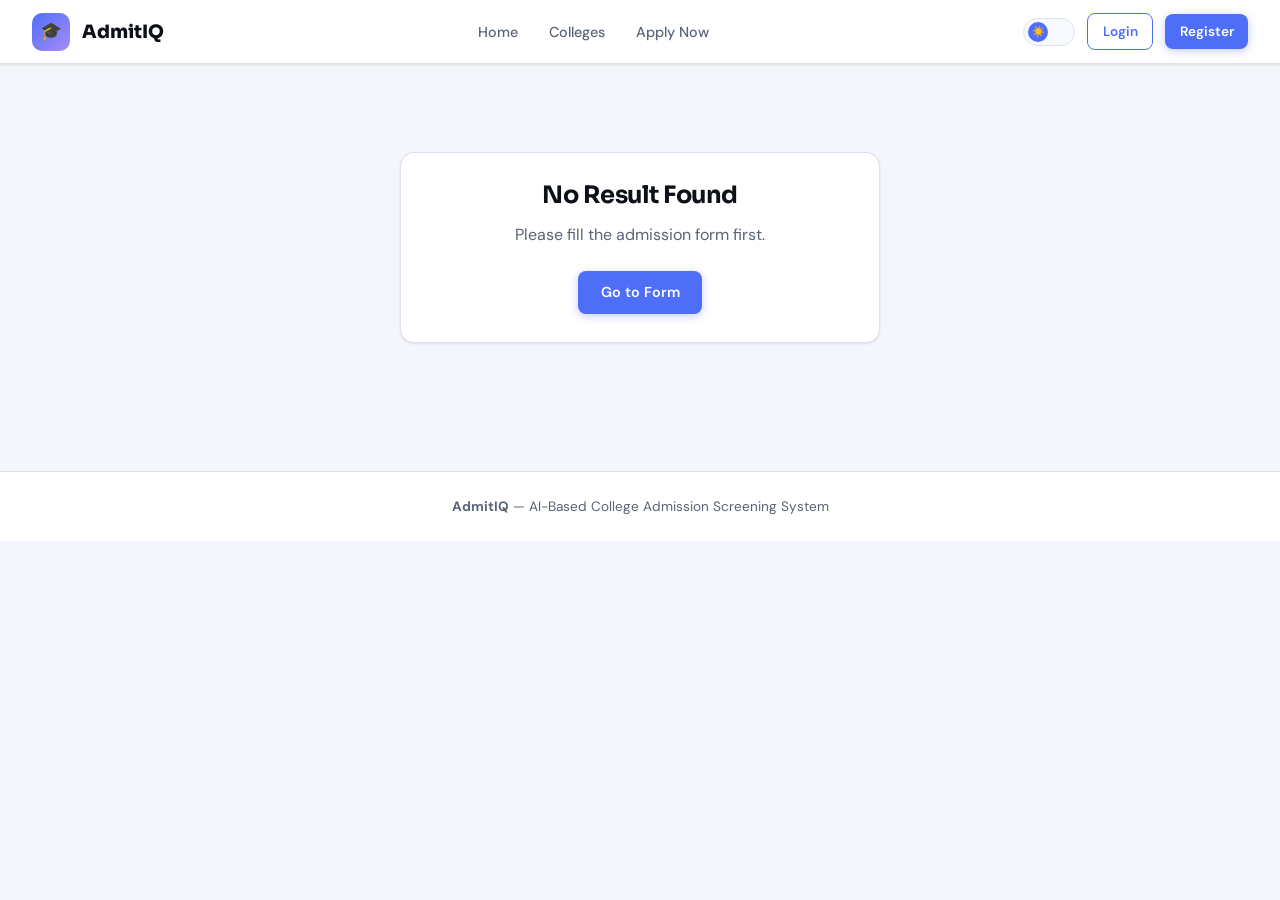
<file: frontend/result.html>
<!DOCTYPE html>
<html lang="en">
<head>
  <meta charset="UTF-8">
  <meta name="viewport" content="width=device-width, initial-scale=1.0">
  <title>Admission Result — AdmitIQ</title>
  <link rel="stylesheet" href="style.css">
  <style>
    .result-wrapper {
      max-width: 820px;
      margin: 0 auto;
      padding: 2.5rem 1.5rem 4rem;
    }

    /* ── Verdict card ── */
    .verdict-card {
      border-radius: var(--radius-lg);
      padding: 2.5rem;
      text-align: center;
      margin-bottom: 1.75rem;
      position: relative;
      overflow: hidden;
      color: #fff;
    }
    .verdict-card.admitted  { background: linear-gradient(135deg, #064e3b 0%, #065f46 40%, #047857 100%); }
    .verdict-card.rejected  { background: linear-gradient(135deg, #7f1d1d 0%, #991b1b 40%, #b91c1c 100%); }
    .verdict-card::before {
      content: '';
      position: absolute; inset: 0;
      background: radial-gradient(ellipse at 50% -20%, rgba(255,255,255,.12) 0%, transparent 60%);
    }

    .verdict-icon  { font-size: 4rem; margin-bottom: 1rem; display: block; }
    .verdict-title { font-size: 2.2rem; font-weight: 800; margin-bottom: .5rem; color: #fff; }
    .verdict-sub   { opacity: .9; font-size: 1rem; }

    .verdict-meta {
      display: flex; justify-content: center;
      gap: 2rem; margin-top: 1.75rem; flex-wrap: wrap;
    }
    .verdict-meta-item { text-align: center; }
    .verdict-meta-item .val { font-size: 1.6rem; font-weight: 800; color: #fff; }
    .verdict-meta-item .lbl { font-size: .78rem; opacity: .8; margin-top: .2rem; }

    /* ── Summary grid ── */
    .summary-grid {
      display: grid;
      grid-template-columns: repeat(auto-fill, minmax(180px, 1fr));
      gap: 1rem;
      margin-bottom: 1.75rem;
    }
    .summary-item {
      background: var(--bg-card);
      border: 1px solid var(--border);
      border-radius: var(--radius-sm);
      padding: 1rem;
    }
    .s-label {
      font-size: .75rem; color: var(--text-muted);
      text-transform: uppercase; letter-spacing: .04em;
    }
    .s-value {
      font-weight: 700; font-size: 1.05rem;
      margin-top: .25rem; color: var(--text);
    }

    /* ── College recommendations ── */
    .college-card {
      background: var(--bg-card);
      border: 1px solid var(--border);
      border-radius: var(--radius-sm);
      padding: 1.25rem 1.5rem;
      display: flex; align-items: center;
      justify-content: space-between;
      flex-wrap: wrap; gap: 1rem;
      transition: transform .2s, box-shadow .2s;
    }
    .college-card:hover { transform: translateY(-2px); box-shadow: var(--shadow); }

    .rank-num {
      width: 36px; height: 36px;
      background: var(--primary-light);
      border-radius: 50%;
      display: flex; align-items: center; justify-content: center;
      font-weight: 800; color: var(--primary);
    }
    .c-name  { font-weight: 700; font-size: 1rem; color: var(--text); }
    .c-info  { font-size: .82rem; color: var(--text-muted); margin-top: .2rem; }

    @media (max-width: 600px) {
      .verdict-card { padding: 1.75rem 1.25rem; }
      .verdict-title { font-size: 1.6rem; }
    }
  </style>
</head>

<body>

<nav class="navbar" id="main-navbar"></nav>

<div class="result-wrapper" id="result-content">
  <div class="text-center" style="padding:4rem">
    <div class="spinner" style="margin:0 auto;width:32px;height:32px;
         border:4px solid var(--border);border-top-color:var(--primary);
         border-radius:50%;animation:spin .7s linear infinite"></div>
    <p class="text-muted" style="margin-top:1rem">Loading your results…</p>
  </div>
</div>

<footer>
  <strong>AdmitIQ</strong> — AI-Based College Admission Screening System
</footer>

<script src="app.js"></script>
<script>
document.addEventListener("DOMContentLoaded", () => {
  const raw = sessionStorage.getItem("prediction_result");

  if (!raw) {
    document.getElementById("result-content").innerHTML = `
      <div class="card text-center" style="margin-top:3rem;max-width:480px;margin-inline:auto">
        <h2>No Result Found</h2>
        <p class="text-muted" style="margin-top:.75rem">Please fill the admission form first.</p>
        <a href="form.html" class="btn btn-primary" style="display:inline-block;margin-top:1.5rem">
          Go to Form
        </a>
      </div>`;
    return;
  }

  try {
    renderResult(JSON.parse(raw));
  } catch {
    document.getElementById("result-content").innerHTML =
      `<div class="alert alert-danger" style="margin-top:2rem">
         ❌ Could not read result data. Please try the form again.
       </div>`;
  }
});

function renderResult(d) {
  // FIX: check prediction string from API ("Eligible" / "Not Eligible")
  const admitted = d.prediction === "Eligible" || d.admitted === true;
  const score    = d.composite_score ?? 0;
  const conf     = d.confidence       ?? 0;
  const recs     = Array.isArray(d.recommendations) ? d.recommendations : [];

  document.getElementById("result-content").innerHTML = `

    <!-- Verdict -->
    <div class="verdict-card ${admitted ? 'admitted' : 'rejected'}">
      <span class="verdict-icon">${admitted ? '🎉' : '😔'}</span>
      <div class="verdict-title">${admitted ? 'Congratulations!' : 'Not Eligible'}</div>
      <div class="verdict-sub">
        ${admitted
          ? 'You meet the admission criteria based on your academic profile.'
          : 'Your current profile does not meet the minimum criteria. Keep improving!'}
      </div>
      <div class="verdict-meta">
        <div class="verdict-meta-item">
          <div class="val">${score}</div>
          <div class="lbl">Composite Score</div>
        </div>
        <div class="verdict-meta-item">
          <div class="val">${conf}%</div>
          <div class="lbl">AI Confidence</div>
        </div>
        <div class="verdict-meta-item">
          <div class="val">${recs.length}</div>
          <div class="lbl">Colleges Matched</div>
        </div>
      </div>
    </div>

    <!-- Academic Profile Summary -->
    <h3 style="margin-bottom:1rem">Your Academic Profile</h3>
    <div class="summary-grid">
      <div class="summary-item"><div class="s-label">Name</div>
        <div class="s-value">${d.name || '—'}</div></div>
      <div class="summary-item"><div class="s-label">Age / Gender</div>
        <div class="s-value">${d.age || '—'} / ${d.gender || '—'}</div></div>
      <div class="summary-item"><div class="s-label">10th %</div>
        <div class="s-value">${d.marks_10 ?? 0}%</div></div>
      <div class="summary-item"><div class="s-label">12th %</div>
        <div class="s-value">${d.marks_12 ?? 0}%</div></div>
      <div class="summary-item"><div class="s-label">Entrance Score</div>
        <div class="s-value">${d.entrance_score ?? 0}/100</div></div>
      <div class="summary-item"><div class="s-label">Preferred Course</div>
        <div class="s-value">${d.preferred_course || '—'}</div></div>
    </div>

    <!-- Score Breakdown -->
    <div class="card mb-3">
      <h3 style="margin-bottom:1.25rem">Score Breakdown</h3>
      <div style="display:flex;flex-direction:column;gap:.9rem">
        ${scoreBar('10th Marks (25% weight)',       d.marks_10       ?? 0, 'var(--primary)')}
        ${scoreBar('12th Marks (40% weight)',       d.marks_12       ?? 0, '#a78bfa')}
        ${scoreBar('Entrance Score (35% weight)',   d.entrance_score ?? 0, 'var(--accent)')}
        ${scoreBar('Composite Score',               score,                 'var(--success)')}
      </div>
    </div>

    <!-- College Recommendations (only if eligible) -->
    ${admitted && recs.length ? `
      <h3 style="margin-bottom:.5rem">Recommended Colleges</h3>
      <p class="text-muted mb-2">
        Based on your composite score of <strong>${score}</strong>, you qualify for:
      </p>
      <div style="display:flex;flex-direction:column;gap:.75rem;margin-bottom:2rem">
        ${recs.map((c, i) => `
          <div class="college-card">
            <div style="display:flex;align-items:center;gap:1rem">
              <div class="rank-num">${i + 1}</div>
              <div>
                <div class="c-name">${c.college}</div>
                <div class="c-info">Cutoff: ${c.cutoff}%</div>
              </div>
            </div>
            <span class="badge ${score - c.cutoff >= 10 ? 'badge-success' : 'badge-primary'}">
              ${score - c.cutoff >= 10 ? '✅ High Match' : '🔵 Match'}
            </span>
          </div>`).join('')}
      </div>` : ''}

    <!-- Tip for non-eligible -->
    ${!admitted ? `
      <div class="alert alert-info mb-3">
        <strong>💡 Tip:</strong>
        Focus on improving your 12th percentage and entrance exam score.
        A composite score of 60+ is needed for most colleges.
      </div>` : ''}

    <!-- Action buttons -->
    <div style="display:flex;gap:1rem;flex-wrap:wrap">
      <a href="form.html"     class="btn btn-primary">Try Again</a>
      <a href="colleges.html" class="btn btn-outline">View All Colleges</a>
      <button class="btn btn-ghost" onclick="window.print()">🖨 Print / Save PDF</button>
    </div>
  `;
}

function scoreBar(label, value, color) {
  const pct = Math.min(parseFloat(value) || 0, 100);
  return `
    <div>
      <div style="display:flex;justify-content:space-between;margin-bottom:.3rem">
        <span style="font-size:.85rem;color:var(--text-muted)">${label}</span>
        <span style="font-weight:700;font-size:.9rem;color:var(--text)">${value}%</span>
      </div>
      <div class="progress-bar">
        <div class="progress-fill" style="width:${pct}%;background:${color}"></div>
      </div>
    </div>`;
}
</script>
</body>
</html>
</file>
<file: frontend/style.css>
/* ============================================================
   AI College Admission System — Global Styles
   Font: Sora (display) + DM Sans (body)
   ============================================================ */

@import url('https://fonts.googleapis.com/css2?family=Sora:wght@300;400;600;700;800&family=DM+Sans:ital,wght@0,300;0,400;0,500;0,600;1,300&display=swap');

/* ── CSS Variables ─────────────────────────────────────────── */
:root {
  /* Light mode */
  --bg:           #f4f6fb;
  --bg-card:      #ffffff;
  --bg-input:     #f8faff;
  --text:         #0d1117;
  --text-muted:   #5a6478;
  --text-label:   #2d3a52;
  --border:       #dce3f0;
  --border-focus: #4f6ef7;
  --primary:      #4f6ef7;
  --primary-dark: #3a56d4;
  --primary-light:#eef1fe;
  --success:      #16a34a;
  --success-bg:   #dcfce7;
  --danger:       #dc2626;
  --danger-bg:    #fee2e2;
  --accent:       #f59e0b;
  --accent-bg:    #fef3c7;
  --shadow-sm:    0 1px 3px rgba(0,0,0,.06), 0 1px 2px rgba(0,0,0,.04);
  --shadow:       0 4px 16px rgba(79,110,247,.10);
  --shadow-lg:    0 8px 40px rgba(79,110,247,.16);
  --radius:       14px;
  --radius-sm:    8px;
  --radius-lg:    20px;
  --transition:   .22s cubic-bezier(.4,0,.2,1);
}

[data-theme="dark"] {
  --bg:           #0d1117;
  --bg-card:      #161b27;
  --bg-input:     #1c2333;
  --text:         #e6edf3;
  --text-muted:   #8b949e;
  --text-label:   #c9d1d9;
  --border:       #30363d;
  --border-focus: #6e8efb;
  --primary:      #6e8efb;
  --primary-dark: #4f6ef7;
  --primary-light:#1c2a4a;
  --success:      #3fb950;
  --success-bg:   #0d2818;
  --danger:       #f85149;
  --danger-bg:    #2d0f0f;
  --accent:       #f0b429;
  --accent-bg:    #2d2000;
  --shadow-sm:    0 1px 3px rgba(0,0,0,.3);
  --shadow:       0 4px 16px rgba(0,0,0,.4);
  --shadow-lg:    0 8px 40px rgba(0,0,0,.5);
}

/* ── Reset & Base ──────────────────────────────────────────── */
*, *::before, *::after { box-sizing: border-box; margin: 0; padding: 0; }

html { scroll-behavior: smooth; font-size: 16px; }

body {
  font-family: 'DM Sans', sans-serif;
  background: var(--bg);
  color: var(--text);
  line-height: 1.6;
  transition: background var(--transition), color var(--transition);
  min-height: 100vh;
}

/* ── Typography ────────────────────────────────────────────── */
h1, h2, h3, h4 {
  font-family: 'Sora', sans-serif;
  font-weight: 700;
  letter-spacing: -.02em;
  line-height: 1.2;
}

/* ── Scrollbar ─────────────────────────────────────────────── */
::-webkit-scrollbar { width: 6px; }
::-webkit-scrollbar-track { background: var(--bg); }
::-webkit-scrollbar-thumb { background: var(--border); border-radius: 99px; }
::-webkit-scrollbar-thumb:hover { background: var(--primary); }

/* ── Navbar ────────────────────────────────────────────────── */
.navbar {
  position: sticky;
  top: 0;
  z-index: 100;
  background: var(--bg-card);
  border-bottom: 1px solid var(--border);
  padding: 0 2rem;
  height: 64px;
  display: flex;
  align-items: center;
  justify-content: space-between;
  box-shadow: var(--shadow-sm);
  transition: background var(--transition), border-color var(--transition);
}

.navbar-brand {
  display: flex;
  align-items: center;
  gap: .75rem;
  text-decoration: none;
  font-family: 'Sora', sans-serif;
  font-weight: 800;
  font-size: 1.15rem;
  color: var(--text);
}

.navbar-brand .logo-icon {
  width: 38px;
  height: 38px;
  background: linear-gradient(135deg, var(--primary), #a78bfa);
  border-radius: 10px;
  display: flex;
  align-items: center;
  justify-content: center;
  font-size: 1.1rem;
}

.navbar-nav {
  display: flex;
  align-items: center;
  gap: .25rem;
  list-style: none;
}

.nav-link {
  text-decoration: none;
  color: var(--text-muted);
  font-size: .9rem;
  font-weight: 500;
  padding: .45rem .85rem;
  border-radius: var(--radius-sm);
  transition: color var(--transition), background var(--transition);
}

.nav-link:hover, .nav-link.active {
  color: var(--primary);
  background: var(--primary-light);
}

.navbar-actions {
  display: flex;
  align-items: center;
  gap: .75rem;
}

/* Theme toggle */
.theme-toggle {
  background: var(--bg-input);
  border: 1px solid var(--border);
  border-radius: 99px;
  width: 52px;
  height: 28px;
  cursor: pointer;
  position: relative;
  transition: background var(--transition);
  display: flex;
  align-items: center;
  padding: 0 4px;
}

.theme-toggle-knob {
  width: 20px;
  height: 20px;
  background: var(--primary);
  border-radius: 50%;
  transition: transform var(--transition);
  display: flex;
  align-items: center;
  justify-content: center;
  font-size: .65rem;
  color: #fff;
}

[data-theme="dark"] .theme-toggle-knob { transform: translateX(24px); }

/* ── Buttons ───────────────────────────────────────────────── */
.btn {
  display: inline-flex;
  align-items: center;
  justify-content: center;
  gap: .5rem;
  padding: .6rem 1.4rem;
  font-family: 'DM Sans', sans-serif;
  font-weight: 600;
  font-size: .9rem;
  border: none;
  border-radius: var(--radius-sm);
  cursor: pointer;
  transition: all var(--transition);
  text-decoration: none;
  white-space: nowrap;
}

.btn-primary {
  background: var(--primary);
  color: #fff;
  box-shadow: 0 2px 8px rgba(79,110,247,.35);
}
.btn-primary:hover {
  background: var(--primary-dark);
  transform: translateY(-1px);
  box-shadow: 0 4px 16px rgba(79,110,247,.4);
}
.btn-primary:active { transform: translateY(0); }

.btn-outline {
  background: transparent;
  color: var(--primary);
  border: 1.5px solid var(--primary);
}
.btn-outline:hover { background: var(--primary-light); }

.btn-ghost {
  background: transparent;
  color: var(--text-muted);
}
.btn-ghost:hover { background: var(--bg-input); color: var(--text); }

.btn-danger {
  background: var(--danger);
  color: #fff;
}

.btn-lg {
  padding: .85rem 2rem;
  font-size: 1rem;
  border-radius: var(--radius-sm);
}

.btn:disabled { opacity: .5; cursor: not-allowed; transform: none !important; }

/* ── Cards ─────────────────────────────────────────────────── */
.card {
  background: var(--bg-card);
  border: 1px solid var(--border);
  border-radius: var(--radius);
  padding: 1.75rem;
  box-shadow: var(--shadow-sm);
  transition: background var(--transition), border-color var(--transition);
}

.card-elevated {
  box-shadow: var(--shadow);
}

/* ── Form Controls ─────────────────────────────────────────── */
.form-group {
  display: flex;
  flex-direction: column;
  gap: .4rem;
}

.form-label {
  font-size: .82rem;
  font-weight: 600;
  color: var(--text-label);
  letter-spacing: .02em;
  text-transform: uppercase;
}

.form-control {
  background: var(--bg-input);
  border: 1.5px solid var(--border);
  border-radius: var(--radius-sm);
  padding: .7rem 1rem;
  font-family: 'DM Sans', sans-serif;
  font-size: .95rem;
  color: var(--text);
  outline: none;
  transition: border-color var(--transition), box-shadow var(--transition), background var(--transition);
  width: 100%;
}

.form-control:focus {
  border-color: var(--border-focus);
  box-shadow: 0 0 0 3px rgba(79,110,247,.12);
  background: var(--bg-card);
}

.form-control::placeholder { color: var(--text-muted); opacity: .7; }

select.form-control { cursor: pointer; }

.input-wrapper {
  position: relative;
}

.input-icon {
  position: absolute;
  left: .9rem;
  top: 50%;
  transform: translateY(-50%);
  color: var(--text-muted);
  pointer-events: none;
  font-size: .95rem;
}

.input-wrapper .form-control { padding-left: 2.5rem; }

/* Password toggle */
.pw-toggle {
  position: absolute;
  right: .9rem;
  top: 50%;
  transform: translateY(-50%);
  background: none;
  border: none;
  color: var(--text-muted);
  cursor: pointer;
  font-size: .95rem;
  padding: .2rem;
  line-height: 1;
  transition: color var(--transition);
}
.pw-toggle:hover { color: var(--primary); }

.form-error {
  font-size: .8rem;
  color: var(--danger);
  display: none;
}
.form-error.show { display: block; }

.form-hint {
  font-size: .8rem;
  color: var(--text-muted);
}

/* ── Badge ─────────────────────────────────────────────────── */
.badge {
  display: inline-flex;
  align-items: center;
  gap: .3rem;
  padding: .25rem .7rem;
  border-radius: 99px;
  font-size: .75rem;
  font-weight: 600;
}
.badge-success { background: var(--success-bg); color: var(--success); }
.badge-danger  { background: var(--danger-bg);  color: var(--danger); }
.badge-primary { background: var(--primary-light); color: var(--primary); }
.badge-accent  { background: var(--accent-bg); color: var(--accent); }

/* ── Alert ─────────────────────────────────────────────────── */
.alert {
  padding: .9rem 1.1rem;
  border-radius: var(--radius-sm);
  font-size: .9rem;
  display: flex;
  align-items: flex-start;
  gap: .6rem;
}
.alert-success { background: var(--success-bg); color: var(--success); border: 1px solid currentColor; }
.alert-danger  { background: var(--danger-bg);  color: var(--danger);  border: 1px solid currentColor; }
.alert-info    { background: var(--primary-light); color: var(--primary); border: 1px solid currentColor; }

/* ── Spinner ───────────────────────────────────────────────── */
.spinner {
  width: 20px; height: 20px;
  border: 2.5px solid rgba(255,255,255,.3);
  border-top-color: #fff;
  border-radius: 50%;
  animation: spin .7s linear infinite;
}
@keyframes spin { to { transform: rotate(360deg); } }

/* ── Tables ────────────────────────────────────────────────── */
.table-wrapper { overflow-x: auto; border-radius: var(--radius); }

table {
  width: 100%;
  border-collapse: collapse;
  font-size: .88rem;
}

thead th {
  background: var(--bg-input);
  padding: .75rem 1rem;
  text-align: left;
  font-weight: 600;
  color: var(--text-label);
  font-size: .78rem;
  letter-spacing: .04em;
  text-transform: uppercase;
  border-bottom: 1px solid var(--border);
}

tbody td {
  padding: .8rem 1rem;
  border-bottom: 1px solid var(--border);
  color: var(--text);
}

tbody tr:hover { background: var(--bg-input); }
tbody tr:last-child td { border-bottom: none; }

/* ── Progress bar ─────────────────────────────────────────── */
.progress-bar {
  background: var(--border);
  border-radius: 99px;
  height: 8px;
  overflow: hidden;
}
.progress-fill {
  height: 100%;
  border-radius: 99px;
  background: linear-gradient(90deg, var(--primary), #a78bfa);
  transition: width .8s cubic-bezier(.4,0,.2,1);
}

/* ── Toast notification ───────────────────────────────────── */
#toast-container {
  position: fixed;
  bottom: 1.5rem;
  right: 1.5rem;
  z-index: 9999;
  display: flex;
  flex-direction: column;
  gap: .5rem;
}

.toast {
  background: var(--bg-card);
  border: 1px solid var(--border);
  border-left: 4px solid var(--primary);
  border-radius: var(--radius-sm);
  padding: .85rem 1.1rem;
  font-size: .88rem;
  min-width: 240px;
  box-shadow: var(--shadow);
  animation: slideIn .3s ease;
}
.toast.success { border-left-color: var(--success); }
.toast.error   { border-left-color: var(--danger); }

@keyframes slideIn {
  from { transform: translateX(120%); opacity: 0; }
  to   { transform: translateX(0);   opacity: 1; }
}

/* ── Page header ──────────────────────────────────────────── */
.page-header {
  text-align: center;
  padding: 3.5rem 1rem 2rem;
}
.page-header h1 { font-size: clamp(1.8rem, 4vw, 2.8rem); }
.page-header p  { color: var(--text-muted); margin-top: .6rem; font-size: 1.05rem; }

/* ── Container ────────────────────────────────────────────── */
.container {
  max-width: 1160px;
  margin: 0 auto;
  padding: 0 1.5rem;
}

/* ── Grid utilities ───────────────────────────────────────── */
.grid-2 { display: grid; grid-template-columns: 1fr 1fr; gap: 1.25rem; }
.grid-3 { display: grid; grid-template-columns: repeat(3,1fr); gap: 1.25rem; }
.grid-4 { display: grid; grid-template-columns: repeat(4,1fr); gap: 1.25rem; }

@media (max-width: 768px) {
  .grid-2, .grid-3, .grid-4 { grid-template-columns: 1fr; }
  .navbar { padding: 0 1rem; }
  .container { padding: 0 1rem; }
}

/* ── Section spacing ──────────────────────────────────────── */
.section { padding: 2.5rem 0; }
.mb-1 { margin-bottom: .5rem; }  .mb-2 { margin-bottom: 1rem; }
.mb-3 { margin-bottom: 1.5rem; } .mb-4 { margin-bottom: 2rem; }
.mt-1 { margin-top: .5rem; }     .mt-2 { margin-top: 1rem; }
.mt-3 { margin-top: 1.5rem; }    .mt-4 { margin-top: 2rem; }
.flex  { display: flex; } .items-center { align-items: center; }
.justify-between { justify-content: space-between; }
.gap-1 { gap: .5rem; } .gap-2 { gap: 1rem; } .gap-3 { gap: 1.5rem; }
.text-center { text-align: center; }
.text-muted { color: var(--text-muted); }
.font-bold { font-weight: 700; }
.text-sm { font-size: .85rem; }
.w-full { width: 100%; }

/* ── Stat card ────────────────────────────────────────────── */
.stat-card {
  background: var(--bg-card);
  border: 1px solid var(--border);
  border-radius: var(--radius);
  padding: 1.5rem;
  display: flex;
  flex-direction: column;
  gap: .5rem;
}
.stat-card .stat-value {
  font-family: 'Sora', sans-serif;
  font-size: 2rem;
  font-weight: 800;
  color: var(--primary);
}
.stat-card .stat-label { font-size: .85rem; color: var(--text-muted); font-weight: 500; }
.stat-card .stat-icon  {
  width: 44px; height: 44px;
  background: var(--primary-light);
  border-radius: var(--radius-sm);
  display: flex; align-items: center; justify-content: center;
  font-size: 1.2rem; margin-bottom: .25rem;
}

/* ── Footer ───────────────────────────────────────────────── */
footer {
  background: var(--bg-card);
  border-top: 1px solid var(--border);
  padding: 1.5rem 2rem;
  text-align: center;
  font-size: .85rem;
  color: var(--text-muted);
  margin-top: 4rem;
}

/* ── Modal ────────────────────────────────────────────────── */
.modal-overlay {
  position: fixed; inset: 0;
  background: rgba(0,0,0,.5);
  z-index: 500;
  display: flex; align-items: center; justify-content: center;
  padding: 1rem;
  opacity: 0; pointer-events: none;
  transition: opacity var(--transition);
}
.modal-overlay.open { opacity: 1; pointer-events: all; }
.modal {
  background: var(--bg-card);
  border: 1px solid var(--border);
  border-radius: var(--radius-lg);
  padding: 2rem;
  width: 100%; max-width: 480px;
  box-shadow: var(--shadow-lg);
  transform: translateY(20px);
  transition: transform var(--transition);
}
.modal-overlay.open .modal { transform: translateY(0); }
</file>
